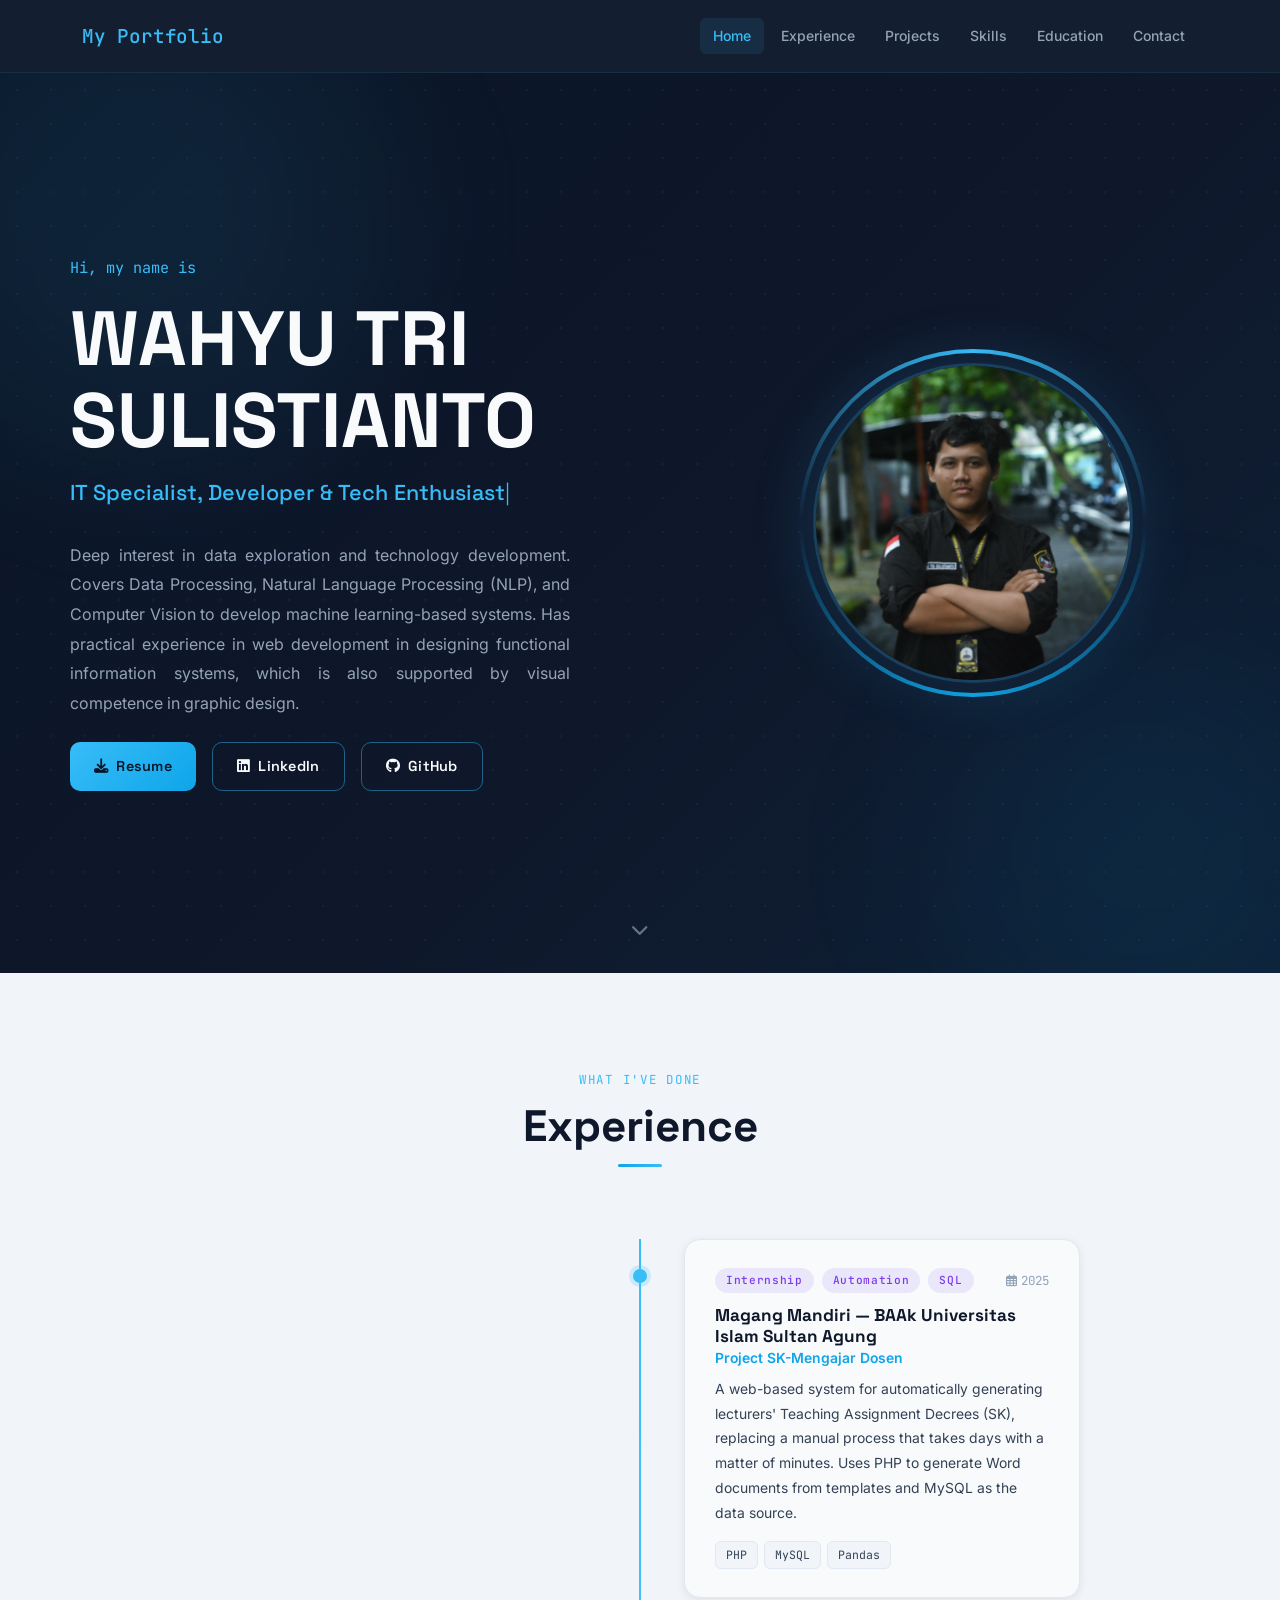
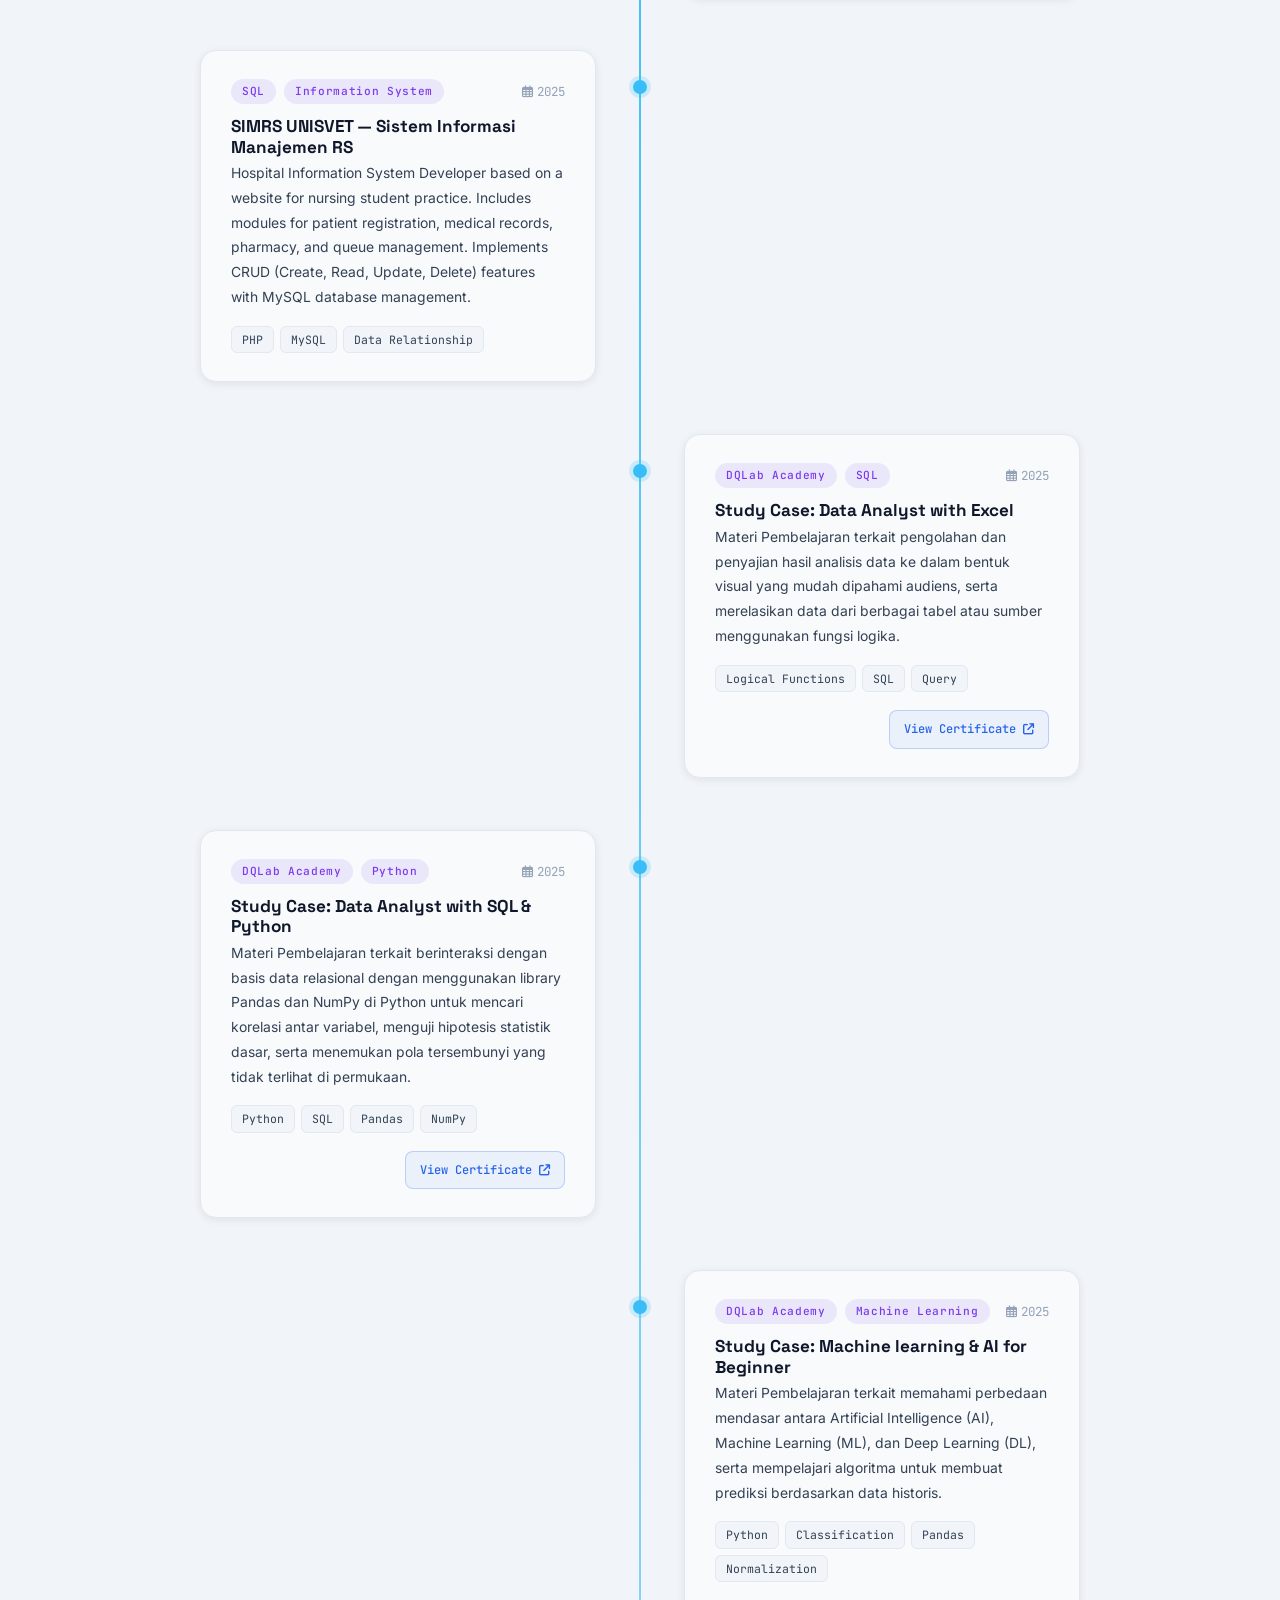
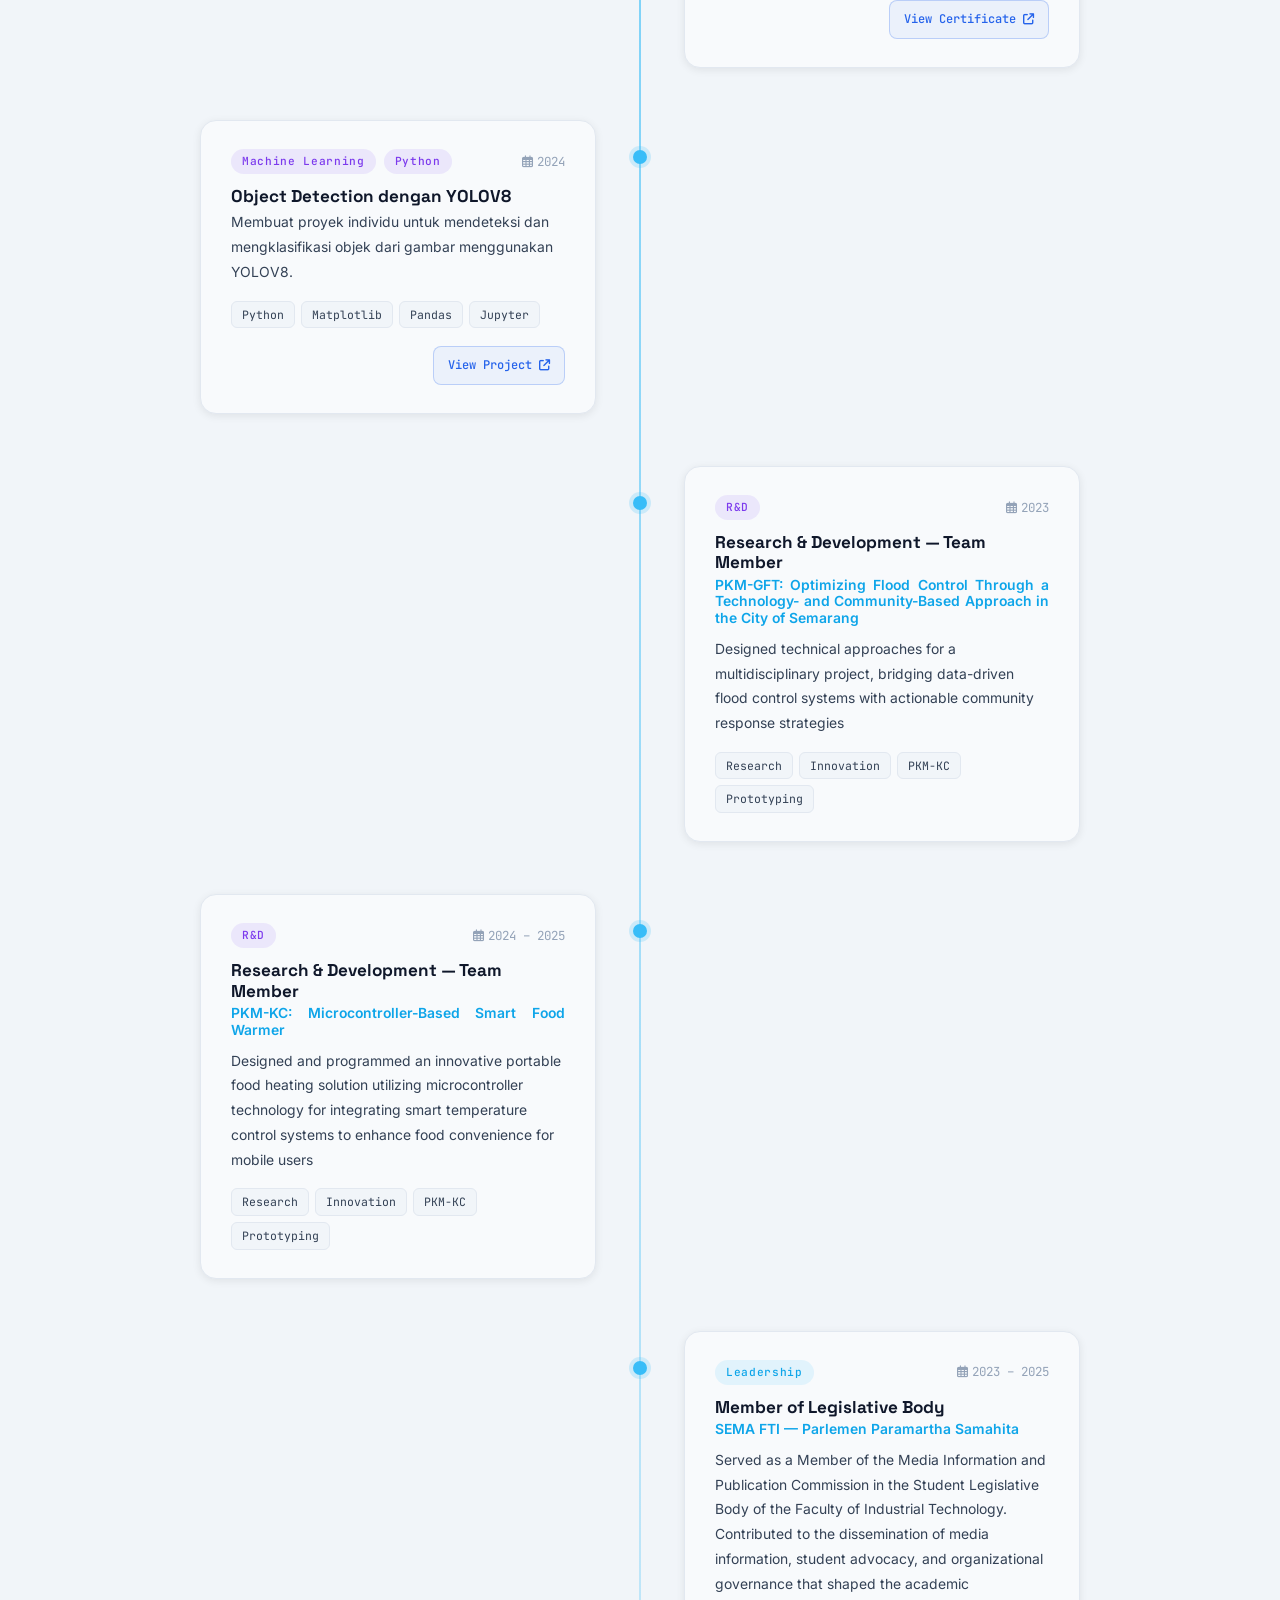
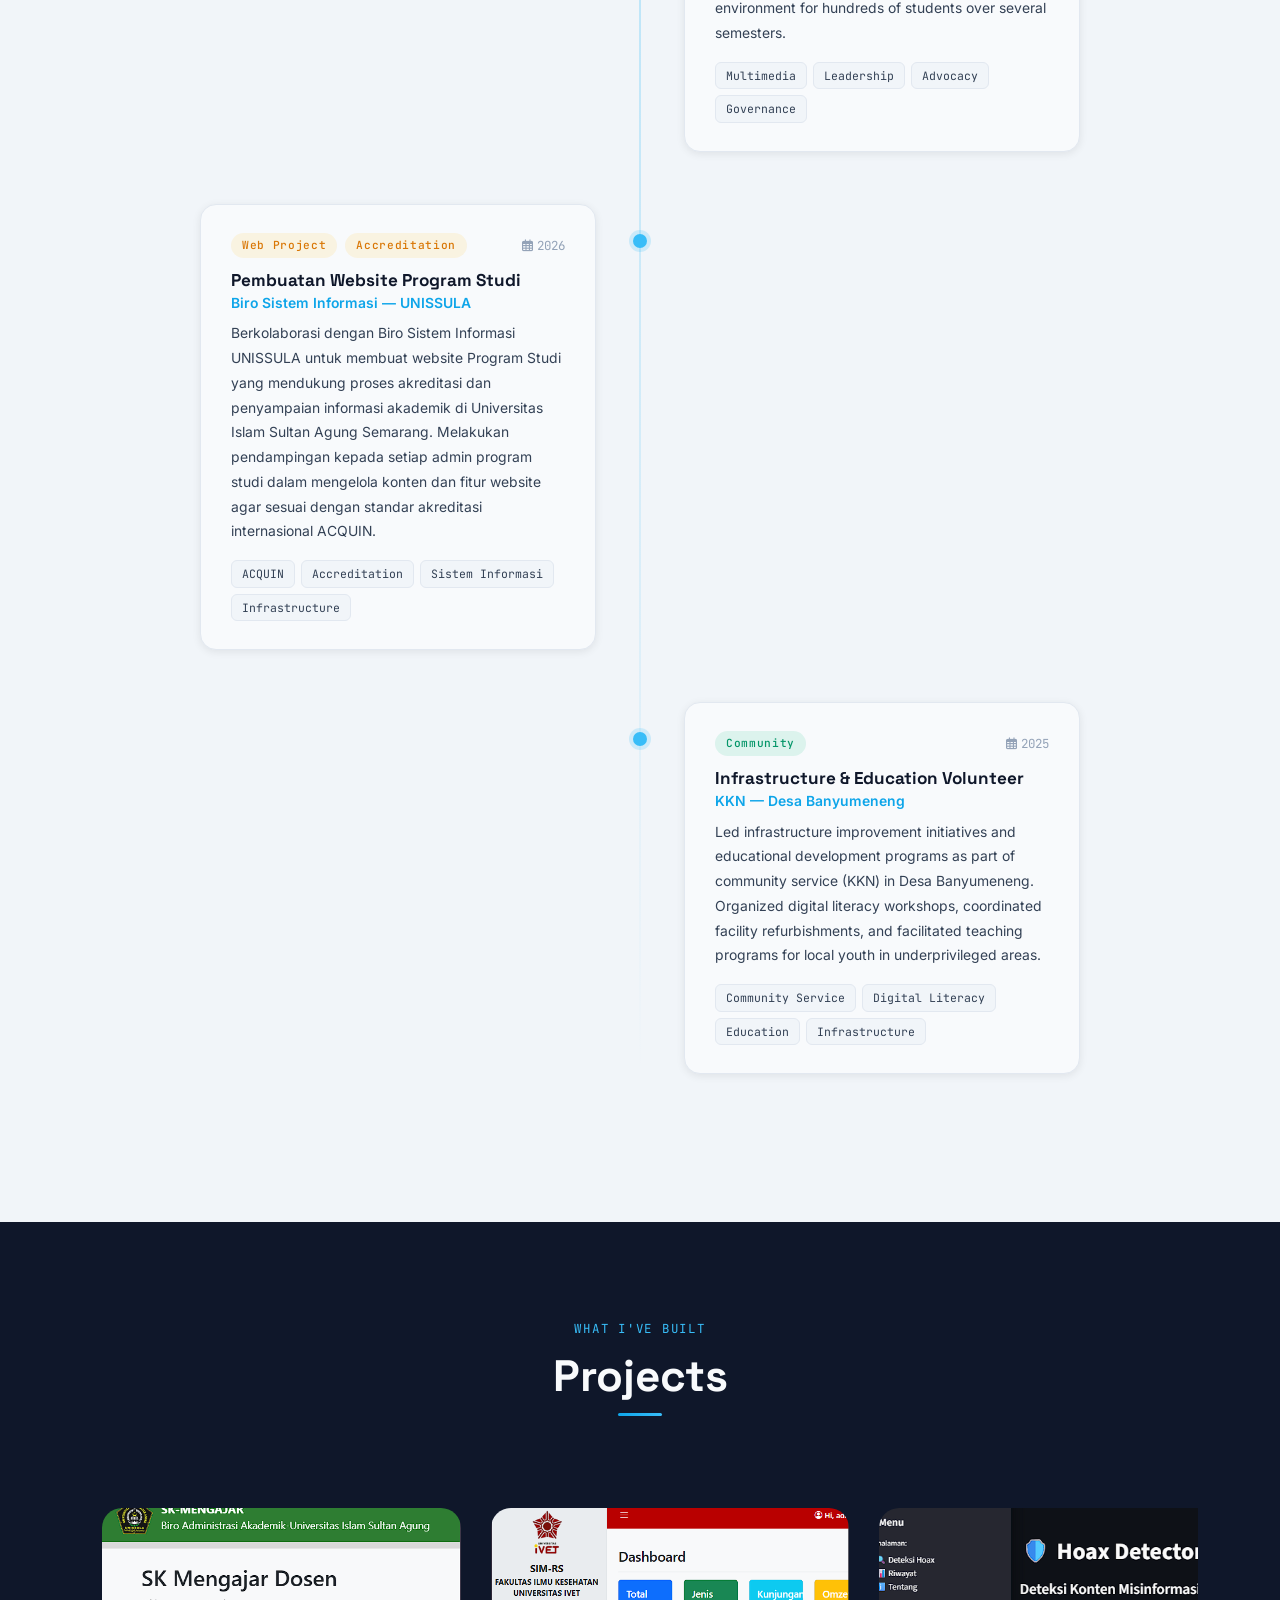
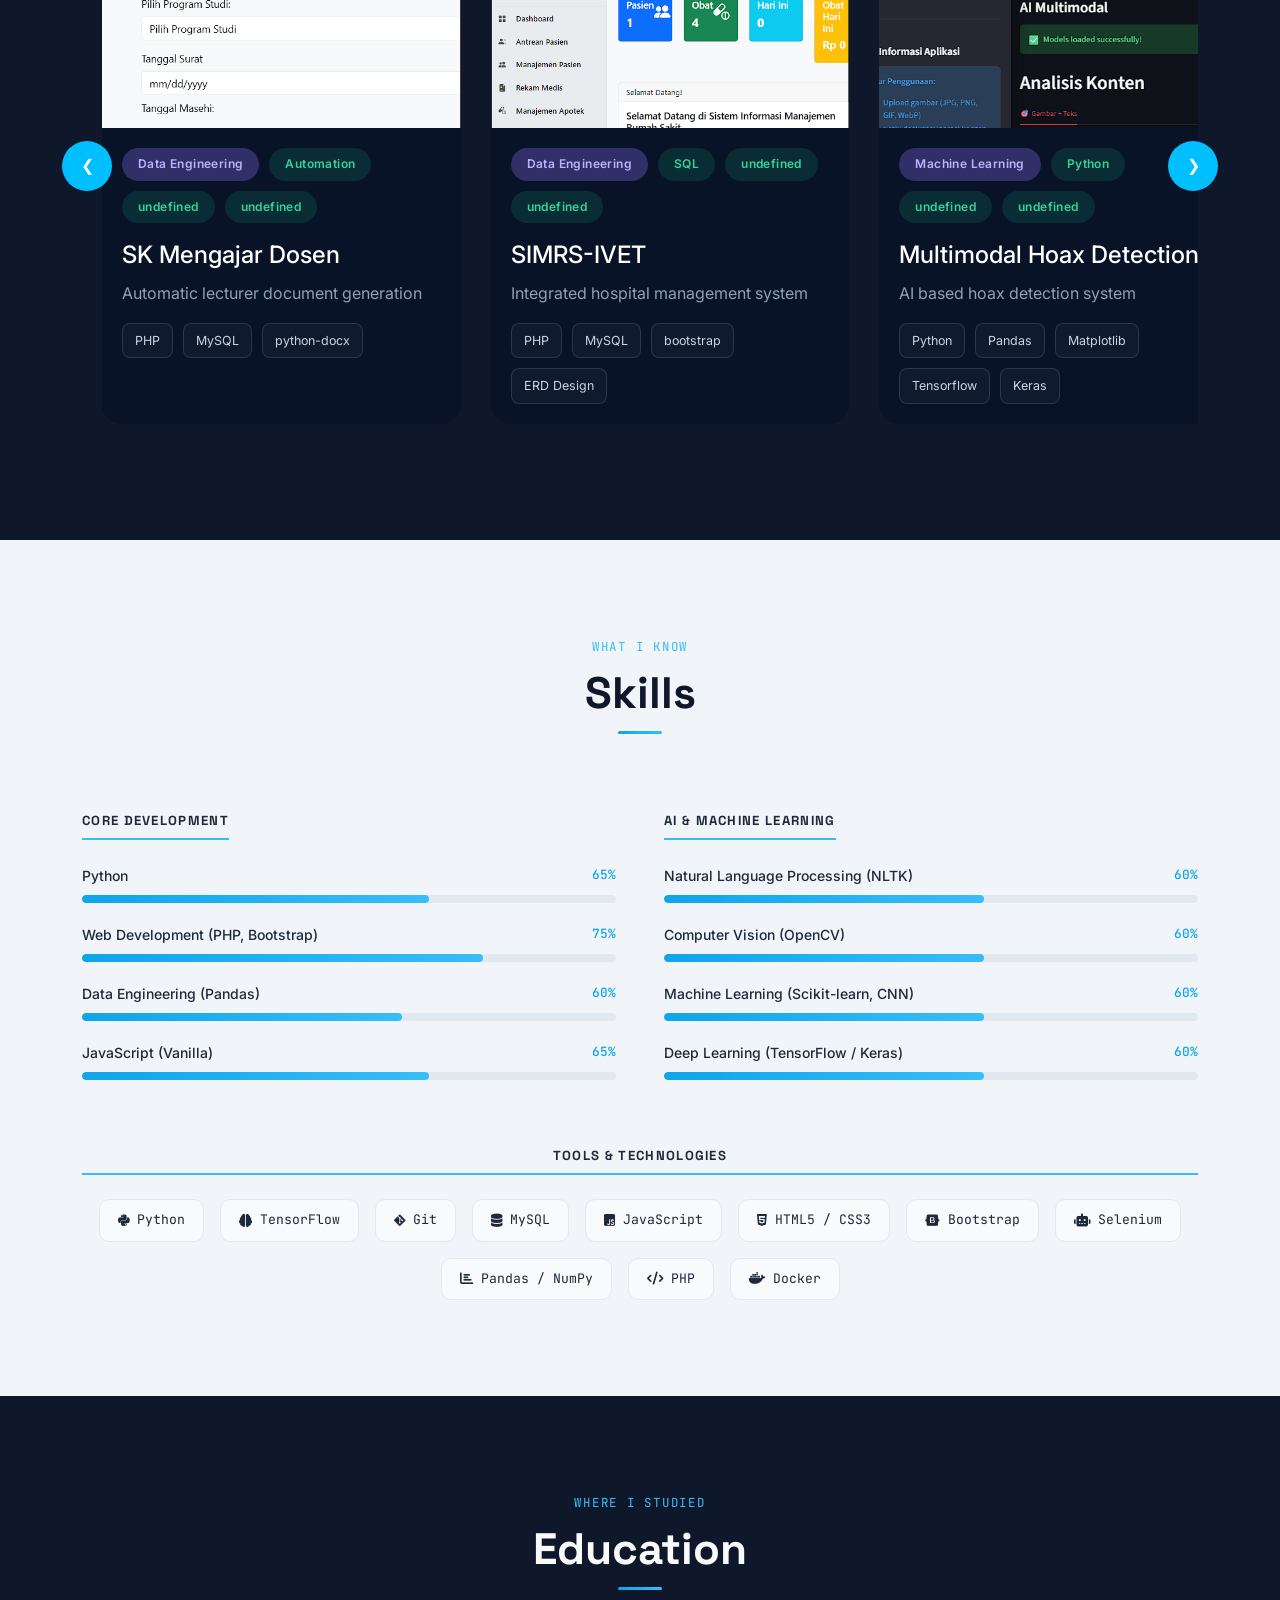
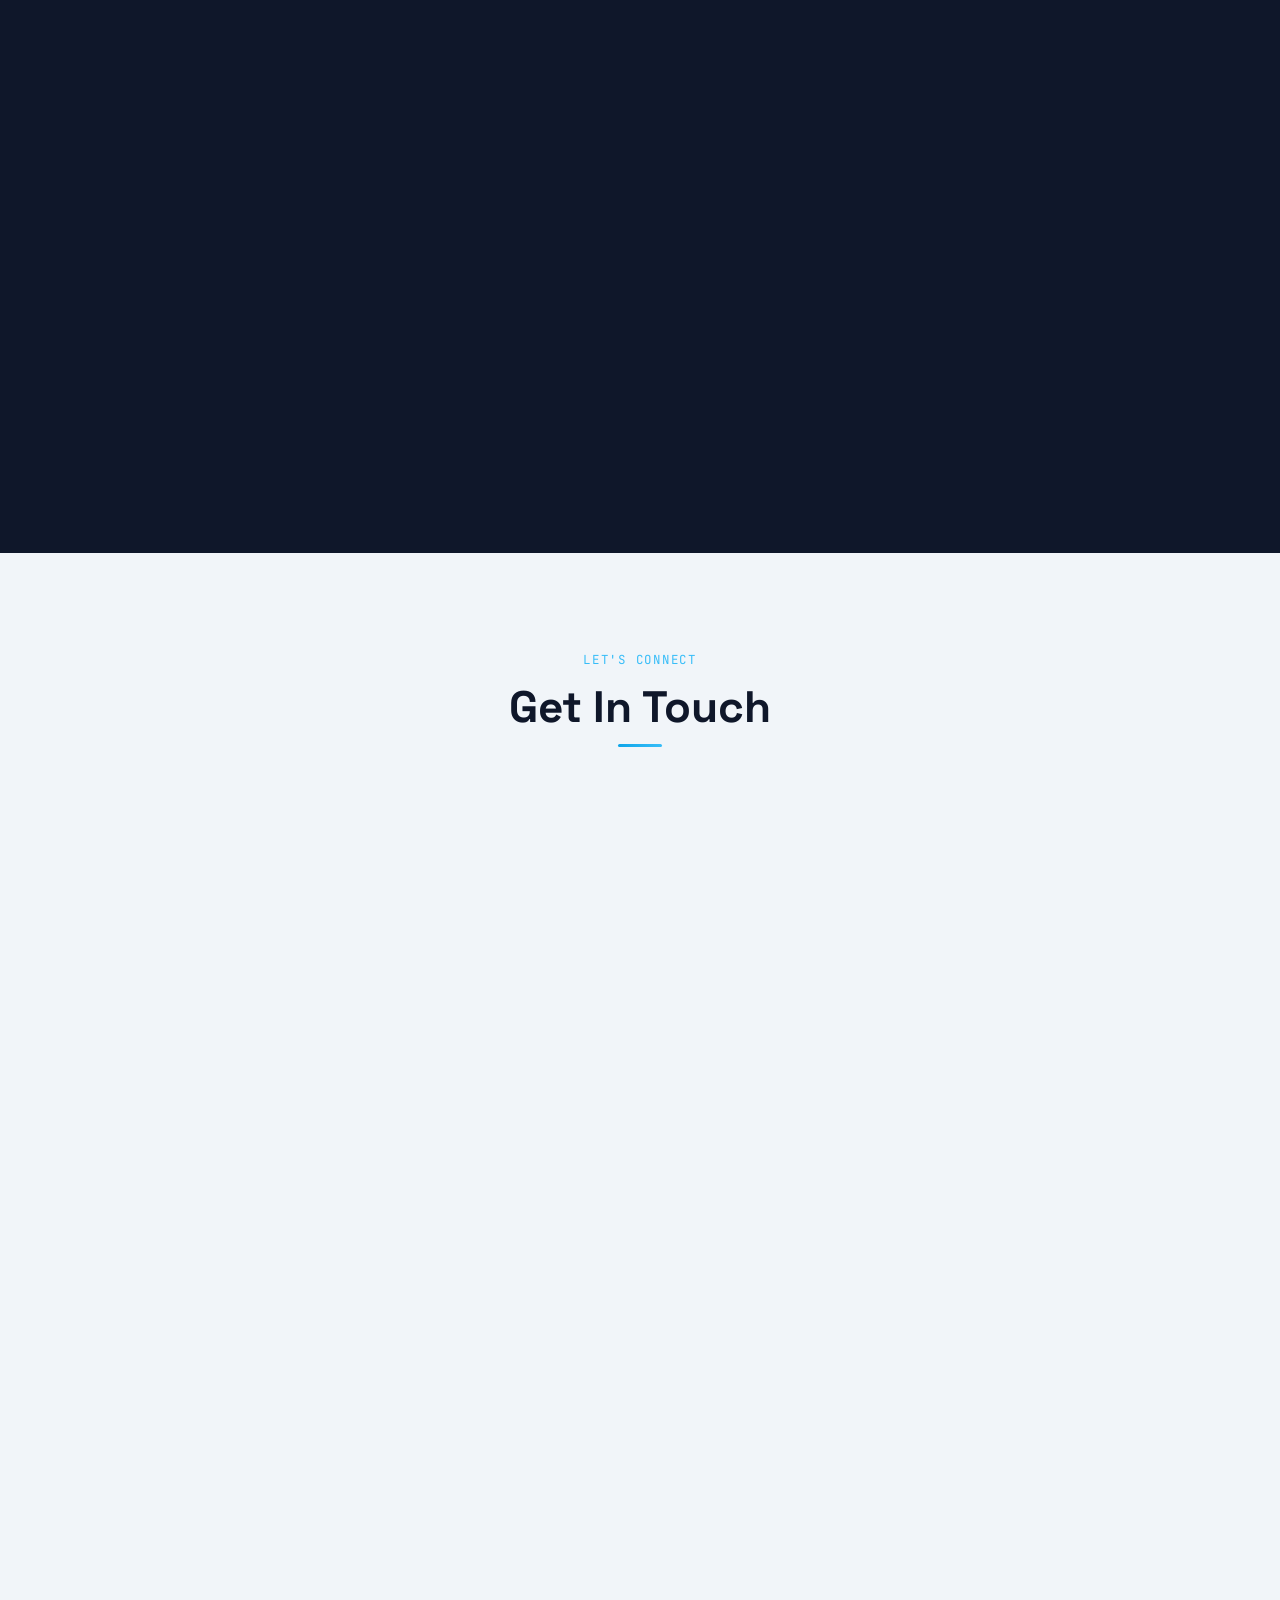
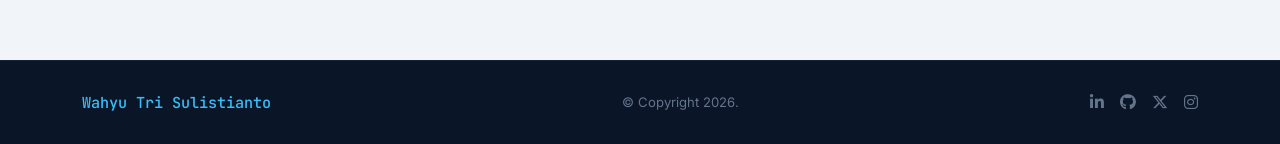
<file: index.html>
<!DOCTYPE html>
<html lang="en">
<head>
  <meta charset="UTF-8" />
  <meta name="viewport" content="width=device-width, initial-scale=1.0" />
  <meta name="description" content="Personal portfolio of [Your Name] — IT Specialist, Developer & Tech Enthusiast based in Semarang, Indonesia." />
  <title>Wahyu's Portofolio | IT Enthusiast &amp; Web Developer</title>
  <link rel="icon" type="image/x-icon" href="assets\Icons\logo.png">

  <!-- Bootstrap 5 CSS -->
  <link href="https://cdn.jsdelivr.net/npm/bootstrap@5.3.2/dist/css/bootstrap.min.css" rel="stylesheet" />
  <!-- Font Awesome 6 -->
  <link rel="stylesheet" href="https://cdnjs.cloudflare.com/ajax/libs/font-awesome/6.5.1/css/all.min.css" />
  <!-- Google Fonts: Space Grotesk + Inter + JetBrains Mono -->
  <link rel="preconnect" href="https://fonts.googleapis.com" />
  <link rel="preconnect" href="https://fonts.gstatic.com" crossorigin />
  <link href="https://fonts.googleapis.com/css2?family=Space+Grotesk:wght@300;400;500;600;700&family=Inter:wght@300;400;500;600&family=JetBrains+Mono:wght@400;500&display=swap" rel="stylesheet" />
  <!-- Custom CSS -->
  <link rel="stylesheet" href="css\style.css" />
</head>
<body>

<!-- ================================================================
     NAVIGATION — Sticky Top
================================================================ -->
<nav class="navbar navbar-expand-lg sticky-top" id="mainNav" aria-label="Main navigation">
  <div class="container">
    <a class="navbar-brand" href="#home" aria-label="Home">
      <span class="brand-text">My Portfolio</span>
    </a>
    <button class="navbar-toggler" type="button"
            data-bs-toggle="collapse" data-bs-target="#navbarNav"
            aria-controls="navbarNav" aria-expanded="false" aria-label="Toggle navigation">
      <span class="navbar-toggler-icon"></span>
    </button>
    <div class="collapse navbar-collapse" id="navbarNav">
      <ul class="navbar-nav ms-auto align-items-lg-center gap-1">
        <li class="nav-item"><a class="nav-link" href="#home">Home</a></li>
        <li class="nav-item"><a class="nav-link" href="#experience">Experience</a></li>
        <li class="nav-item"><a class="nav-link" href="#projects">Projects</a></li>
        <li class="nav-item"><a class="nav-link" href="#skills">Skills</a></li>
        <li class="nav-item"><a class="nav-link" href="#education">Education</a></li>
        <li class="nav-item"><a class="nav-link" href="#contact">Contact</a></li>
      </ul>
    </div>
  </div>
</nav>


<!-- ================================================================
     SECTION 1 — HERO
================================================================ -->
<section id="home" class="hero-section" aria-label="Introduction">
  <div class="hero-bg-dots" aria-hidden="true"></div>
  <div class="hero-glow-orb orb-1" aria-hidden="true"></div>
  <div class="hero-glow-orb orb-2" aria-hidden="true"></div>

  <div class="container position-relative">
    <div class="row align-items-center min-vh-100">

      <!-- Left: Text -->
      <div class="col-lg-7 hero-content">
        <p class="hero-eyebrow">Hi, my name is</p>
        <h1 class="hero-name">WAHYU TRI SULISTIANTO</h1>
        <div class="hero-title-wrapper" aria-live="polite">
          <span id="typewriter"></span><span class="cursor-blink" aria-hidden="true">|</span>
        </div>
        <p class="hero-bio">
          Deep interest in data exploration and technology development. Covers Data Processing, Natural Language Processing (NLP),
          and Computer Vision to develop machine learning-based systems. Has practical experience in web development in designing functional information systems,
          which is also supported by visual competence in graphic design.
        </p>
        <div class="hero-buttons d-flex flex-wrap gap-3 mt-4">
          <a href="#" class="btn-primary-custom" download aria-label="Download Resume">
            <i class="fas fa-download me-2" aria-hidden="true"></i>Resume
          </a>
          <a href="https://www.linkedin.com/in/wahyu-tri-sulistianto-86551424b" target="_blank" rel="noopener" class="btn-outline-custom" aria-label="LinkedIn">
            <i class="fab fa-linkedin me-2" aria-hidden="true"></i>LinkedIn
          </a>
          <a href="https://github.com/Shiro-3" target="_blank" rel="noopener" class="btn-outline-custom" aria-label="GitHub">
            <i class="fab fa-github me-2" aria-hidden="true"></i>GitHub
          </a>
        </div>
      </div>

      <!-- Right: Profile Photo -->
      <div class="col-lg-5 d-flex justify-content-center mt-5 mt-lg-0">
        <div class="profile-picture-wrapper" aria-hidden="true">
          <div class="profile-glow-ring"></div>
          <div class="profile-picture">
            <!-- Replace src with your actual photo: src="assets/profile.jpg" -->
            <img
              src="assets\Images\Profile.jpeg"
              alt="[Your Name] — Profile Photo"
              width="340" height="340"
            />
          </div>
        </div>
      </div>

    </div>
  </div>

  <a href="#experience" class="hero-scroll-indicator" aria-label="Scroll to Experience">
    <i class="fas fa-chevron-down" aria-hidden="true"></i>
  </a>
</section>


<!-- ================================================================
     SECTION 2 — EXPERIENCE
================================================================ -->
<section id="experience" class="section-padding section-light" aria-label="Experience">
  <div class="container">
    <div class="section-header text-center">
      <p class="section-eyebrow">What I've Done</p>
      <h2 class="section-title">Experience</h2>
    </div>

    <div class="timeline" role="list">

      <!-- Experience 1: Research & Development -->
      <div class="timeline-item timeline-item-right" role="listitem">
        <div class="timeline-dot" aria-hidden="true"></div>
        <div class="timeline-content">
          <article class="timeline-card reveal">
            <div class="timeline-header">
              <div class="timeline-badges">
                <span class="timeline-badge badge-research">Internship</span>
                <span class="timeline-badge badge-research">Automation</span>
                <span class="timeline-badge badge-research">SQL</span>
              </div>
              <span class="timeline-date">
                <i class="far fa-calendar-alt me-1" aria-hidden="true"></i>2025
              </span>
            </div>
            <h3 class="timeline-role">Magang Mandiri — BAAk Universitas Islam Sultan Agung </h3>
            <h4 class="timeline-org">Project SK-Mengajar Dosen</h4>
            <p class="timeline-desc">
              A web-based system for automatically generating lecturers' Teaching Assignment Decrees (SK),
              replacing a manual process that takes days with a matter of minutes.
              Uses PHP to generate Word documents from templates and MySQL as the data source.
            </p>
            <div class="timeline-tags" aria-label="Skills involved">
              <span class="tag">PHP</span>
              <span class="tag">MySQL</span>
              <span class="tag">Pandas</span>
            </div>
          </article>
        </div>
      </div>

      <!-- Experience 2: Research & Development -->
      <div class="timeline-item" role="listitem">
        <div class="timeline-dot" aria-hidden="true"></div>
        <div class="timeline-content">
          <article class="timeline-card reveal">
            <div class="timeline-header">
              <div class="timeline-badges">
                <span class="timeline-badge badge-research">SQL</span>
                <span class="timeline-badge badge-research">Information System</span>
              </div>
              <span class="timeline-date">
                <i class="far fa-calendar-alt me-1" aria-hidden="true"></i>2025
              </span>
            </div>
            <h3 class="timeline-role">SIMRS UNISVET — Sistem Informasi Manajemen RS</h3>
            <p class="timeline-desc">
              Hospital Information System Developer based on a website for nursing student practice.
              Includes modules for patient registration, medical records, pharmacy, and queue management.
              Implements CRUD (Create, Read, Update, Delete) features with MySQL database management.
            </p>
            <div class="timeline-tags" aria-label="Skills involved">
              <span class="tag">PHP</span>
              <span class="tag">MySQL</span>
              <span class="tag">Data Relationship</span>
            </div>
          </article>
        </div>
      </div>

      <!-- Experience 3: Research & Development -->
      <div class="timeline-item timeline-item-right" role="listitem">
        <div class="timeline-dot" aria-hidden="true"></div>
        <div class="timeline-content">
          <article class="timeline-card reveal">
            <div class="timeline-header">
              <div class="timeline-badges">
                <span class="timeline-badge badge-research">DQLab Academy</span>
                <span class="timeline-badge badge-research">SQL</span>
              </div>
              <span class="timeline-date">
                <i class="far fa-calendar-alt me-1" aria-hidden="true"></i>2025
              </span>
            </div>
            <h3 class="timeline-role">Study Case: Data Analyst with Excel</h3>
            <p class="timeline-desc">
              Materi Pembelajaran terkait pengolahan dan penyajian hasil analisis data ke dalam bentuk visual yang mudah dipahami audiens,
              serta merelasikan data dari berbagai tabel atau sumber menggunakan fungsi logika.
            </p>
            <div class="timeline-tags" aria-label="Skills involved">
              <span class="tag">Logical Functions</span>
              <span class="tag">SQL</span>
              <span class="tag">Query</span>
            </div>
            <div class="timeline-project-link">
              <a
                href="https://drive.google.com/file/d/1KuGzsEvz9Md9jNIlx_S8UJ9rZJdyXhKx/view?usp=drive_link"
                target="_blank"
                rel="noopener noreferrer"
                class="project-link"
                aria-label="View Project">
                
                <span>View Certificate</span>
                <i class="fas fa-arrow-up-right-from-square"></i>

              </a>
            </div>
          </article>
        </div>
      </div>

      <!-- Experience 4: Research & Development -->
      <div class="timeline-item" role="listitem">
        <div class="timeline-dot" aria-hidden="true"></div>
        <div class="timeline-content">
          <article class="timeline-card reveal">
            <div class="timeline-header">
              <div class="timeline-badges">
                <span class="timeline-badge badge-research">DQLab Academy</span>
                <span class="timeline-badge badge-research">Python</span>
              </div>
              <span class="timeline-date">
                <i class="far fa-calendar-alt me-1" aria-hidden="true"></i>2025
              </span>
            </div>
            <h3 class="timeline-role">Study Case: Data Analyst with SQL & Python</h3>
            <p class="timeline-desc">
              Materi Pembelajaran terkait berinteraksi dengan basis data relasional dengan menggunakan library Pandas dan NumPy di Python 
              untuk mencari korelasi antar variabel, menguji hipotesis statistik dasar, serta menemukan pola tersembunyi yang tidak terlihat 
              di permukaan.
            </p>
            <div class="timeline-tags" aria-label="Skills involved">
              <span class="tag">Python</span>
              <span class="tag">SQL</span>
              <span class="tag">Pandas</span>
              <span class="tag">NumPy</span>
            </div>
            <div class="timeline-project-link">
              <a
                href="https://drive.google.com/file/d/1PkQTJRQgW8v5qGoH4g6U6PnZyR87wHOf/view?usp=drive_link"
                target="_blank"
                rel="noopener noreferrer"
                class="project-link"
                aria-label="View Project SK-Mengajar Dosen">
                
                <span>View Certificate</span>
                <i class="fas fa-arrow-up-right-from-square"></i>

              </a>
            </div>
          </article>
        </div>
      </div>

      <!-- Experience 5: Research & Development -->
      <div class="timeline-item timeline-item-right" role="listitem">
        <div class="timeline-dot" aria-hidden="true"></div>
        <div class="timeline-content">
          <article class="timeline-card reveal">
            <div class="timeline-header">
              <div class="timeline-badges">
                <span class="timeline-badge badge-research">DQLab Academy</span>
                <span class="timeline-badge badge-research">Machine Learning</span>
              </div>
              <span class="timeline-date">
                <i class="far fa-calendar-alt me-1" aria-hidden="true"></i>2025
              </span>
            </div>
            <h3 class="timeline-role">Study Case: Machine learning & AI for Beginner</h3>
            <p class="timeline-desc">
              Materi Pembelajaran terkait memahami perbedaan mendasar antara Artificial Intelligence (AI), 
              Machine Learning (ML), dan Deep Learning (DL), serta mempelajari algoritma untuk membuat prediksi berdasarkan data historis.
            </p>
            <div class="timeline-tags" aria-label="Skills involved">
              <span class="tag">Python</span>
              <span class="tag">Classification</span>
              <span class="tag">Pandas</span>
              <span class="tag">Normalization</span>
            </div>
            <div class="timeline-project-link">
              <a
                href="https://drive.google.com/file/d/1ZZhe_d8MzkyKfDvFpBLu1_CowLKELIK6/view?usp=drive_link"
                target="_blank"
                rel="noopener noreferrer"
                class="project-link"
                aria-label="View Project SK-Mengajar Dosen">
                
                <span>View Certificate</span>
                <i class="fas fa-arrow-up-right-from-square"></i>

              </a>
            </div>
          </article>
        </div>
      </div>

      <!-- Experience 5: Research & Development -->
      <div class="timeline-item" role="listitem">
        <div class="timeline-dot" aria-hidden="true"></div>
        <div class="timeline-content">
          <article class="timeline-card reveal">
            <div class="timeline-header">
              <div class="timeline-badges">
                <span class="timeline-badge badge-research">Machine Learning</span>
                <span class="timeline-badge badge-research">Python</span>
              </div>
              <span class="timeline-date">
                <i class="far fa-calendar-alt me-1" aria-hidden="true"></i>2024
              </span>
            </div>
            <h3 class="timeline-role">Object Detection dengan YOLOV8</h3>
            <p class="timeline-desc">Membuat proyek individu untuk mendeteksi dan mengklasifikasi objek dari gambar menggunakan YOLOV8.
            </p>
            <div class="timeline-tags" aria-label="Skills involved">
              <span class="tag">Python</span>
              <span class="tag">Matplotlib</span>
              <span class="tag">Pandas</span>
              <span class="tag">Jupyter</span>
            </div>
            <div class="timeline-project-link">
              <a
                href="https://drive.google.com/drive/folders/1sSTDbwfGJScuKx5DpPODFtKgDqO1mFIp?usp=drive_link"
                target="_blank"
                rel="noopener noreferrer"
                class="project-link"
                aria-label="View Project SK-Mengajar Dosen">
                
                <span>View Project</span>
                <i class="fas fa-arrow-up-right-from-square"></i>

              </a>
            </div>
          </article>
        </div>
      </div>

      <!-- Experience 6: Research & Development -->
      <div class="timeline-item timeline-item-right" role="listitem">
        <div class="timeline-dot" aria-hidden="true"></div>
        <div class="timeline-content">
          <article class="timeline-card reveal">
            <div class="timeline-header">
              <span class="timeline-badge badge-research">R&amp;D</span>
              <span class="timeline-date">
                <i class="far fa-calendar-alt me-1" aria-hidden="true"></i>2023
              </span>
            </div>
            <h3 class="timeline-role">Research &amp; Development — Team Member</h3>
            <h4 class="timeline-org">PKM-GFT: Optimizing Flood Control Through a Technology- and Community-Based Approach in the City of Semarang</h4>
            <p class="timeline-desc">
              Designed technical approaches for a multidisciplinary project, bridging data-driven flood control systems with actionable community response strategies
            </p>
            <div class="timeline-tags" aria-label="Skills involved">
              <span class="tag">Research</span>
              <span class="tag">Innovation</span>
              <span class="tag">PKM-KC</span>
              <span class="tag">Prototyping</span>
            </div>
          </article>
        </div>
      </div>

      <!-- Experience 7: Community Service -->
      <div class="timeline-item" role="listitem">
        <div class="timeline-dot" aria-hidden="true"></div>
        <div class="timeline-content">
          <article class="timeline-card reveal">
            <div class="timeline-header">
              <span class="timeline-badge badge-research">R&amp;D</span>
              <span class="timeline-date">
                <i class="far fa-calendar-alt me-1" aria-hidden="true"></i>2024 – 2025
              </span>
            </div>
            <h3 class="timeline-role">Research &amp; Development — Team Member</h3>
            <h4 class="timeline-org">PKM-KC: Microcontroller-Based Smart Food Warmer</h4>
            <p class="timeline-desc">
              Designed and programmed an innovative portable food heating solution utilizing
              microcontroller technology for integrating smart temperature control systems to enhance food convenience for mobile users
            </p>
            <div class="timeline-tags" aria-label="Skills involved">
              <span class="tag">Research</span>
              <span class="tag">Innovation</span>
              <span class="tag">PKM-KC</span>
              <span class="tag">Prototyping</span>
            </div>
          </article>
        </div>
      </div>
      
      <!-- Experience 8: Leadership -->
      <div class="timeline-item timeline-item-right" role="listitem">
        <div class="timeline-dot" aria-hidden="true"></div>
        <div class="timeline-content">
          <article class="timeline-card reveal">
            <div class="timeline-header">
              <span class="timeline-badge badge-leadership">Leadership</span>
              <span class="timeline-date">
                <i class="far fa-calendar-alt me-1" aria-hidden="true"></i>2023 – 2025
              </span>
            </div>
            <h3 class="timeline-role">Member of Legislative Body</h3>
            <h4 class="timeline-org">SEMA FTI — Parlemen Paramartha Samahita</h4>
            <p class="timeline-desc">
              Served as a Member of the Media Information and Publication Commission in the Student Legislative Body of the Faculty of Industrial Technology.
              Contributed to the dissemination of media information, student advocacy,
              and organizational governance that shaped the academic environment for hundreds of students over several semesters.
            </p>
            <div class="timeline-tags" aria-label="Skills involved">
              <span class="tag">Multimedia</span>
              <span class="tag">Leadership</span>
              <span class="tag">Advocacy</span>
              <span class="tag">Governance</span>
            </div>
          </article>
        </div>
      </div>

      <!-- Experience 9: Project -->
      <div class="timeline-item" role="listitem">
        <div class="timeline-dot" aria-hidden="true"></div>
        <div class="timeline-content">
          <article class="timeline-card reveal">
            <div class="timeline-header">
              <div class="timeline-badges">
                <span class="timeline-badge badge-accreditation">Web Project</span>
                <span class="timeline-badge badge-accreditation">Accreditation</span>
              </div>
              <span class="timeline-date">
                <i class="far fa-calendar-alt me-1" aria-hidden="true"></i>2026
              </span>
            </div>
            <h3 class="timeline-role">Pembuatan Website Program Studi</h3>
            <h4 class="timeline-org">Biro Sistem Informasi — UNISSULA</h4>
            <p class="timeline-desc">
              Berkolaborasi dengan Biro Sistem Informasi UNISSULA untuk membuat website Program Studi
              yang mendukung proses akreditasi dan penyampaian informasi akademik di Universitas Islam Sultan Agung Semarang.
              Melakukan pendampingan kepada setiap admin program studi dalam mengelola konten dan fitur website agar sesuai dengan standar akreditasi internasional ACQUIN.
            </p>
            <div class="timeline-tags" aria-label="Skills involved">
              <span class="tag">ACQUIN</span>
              <span class="tag">Accreditation</span>
              <span class="tag">Sistem Informasi</span>
              <span class="tag">Infrastructure</span>
            </div>
          </article>
        </div>
      </div>
      
      <!-- Experience 10: Community Service -->
      <div class="timeline-item timeline-item-right" role="listitem">
        <div class="timeline-dot" aria-hidden="true"></div>
        <div class="timeline-content">
          <article class="timeline-card reveal">
            <div class="timeline-header">
              <span class="timeline-badge badge-community">Community</span>
              <span class="timeline-date">
                <i class="far fa-calendar-alt me-1" aria-hidden="true"></i>2025
              </span>
            </div>
            <h3 class="timeline-role">Infrastructure &amp; Education Volunteer</h3>
            <h4 class="timeline-org">KKN — Desa Banyumeneng</h4>
            <p class="timeline-desc">
              Led infrastructure improvement initiatives and educational development programs as part of community service (KKN) in Desa Banyumeneng. Organized digital literacy workshops, coordinated facility refurbishments, and facilitated teaching programs for local youth in underprivileged areas.
            </p>
            <div class="timeline-tags" aria-label="Skills involved">
              <span class="tag">Community Service</span>
              <span class="tag">Digital Literacy</span>
              <span class="tag">Education</span>
              <span class="tag">Infrastructure</span>
            </div>
          </article>
        </div>
      </div>

    </div><!-- /.timeline -->
  </div>
</section>


<!-- ================================================================
SECTION 3 — PROJECTS
================================================================ -->

<section id="projects" class="section-padding section-dark">
  <div class="container">
    <div class="section-header text-center">
      <p class="section-eyebrow">What I've Built</p>
      <h2 class="section-title section-title-light">Projects</h2>
    </div>

    <!-- PROJECT CARD OTOMATIS -->

    <div class="project-wrapper">
      <button class="scroll-btn left" onclick="scrollProjects(-1)">❮</button>
      <div
      id="projectContainer" class="project-scroll">
      </div>
        <button class="scroll-btn right" onclick="scrollProjects(1)">❯</button>
    </div>
  </div>
</section>


<!-- ================================================================
     SECTION 4 — SKILLS
================================================================ -->
<section id="skills" class="section-padding section-light" aria-label="Skills">
  <div class="container">
    <div class="section-header text-center">
      <p class="section-eyebrow">What I Know</p>
      <h2 class="section-title">Skills</h2>
    </div>

    <!-- Progress Bars -->
    <div class="row g-5 mb-5">

      <!-- Core Development -->
      <div class="col-lg-6 reveal">
        <h3 class="skills-category-title">Core Development</h3>

        <div class="skill-item">
          <div class="skill-label">
            <span>Python</span>
            <span class="skill-percent">65%</span>
          </div>
          <div class="skill-bar" role="progressbar" aria-valuenow="65" aria-valuemin="0" aria-valuemax="100">
            <div class="skill-fill" data-width="65"></div>
          </div>
        </div>

        <div class="skill-item">
          <div class="skill-label">
            <span>Web Development (PHP, Bootstrap)</span>
            <span class="skill-percent">75%</span>
          </div>
          <div class="skill-bar" role="progressbar" aria-valuenow="75" aria-valuemin="0" aria-valuemax="100">
            <div class="skill-fill" data-width="75"></div>
          </div>
        </div>

        <div class="skill-item">
          <div class="skill-label">
            <span>Data Engineering (Pandas)</span>
            <span class="skill-percent">60%</span>
          </div>
          <div class="skill-bar" role="progressbar" aria-valuenow="60" aria-valuemin="0" aria-valuemax="100">
            <div class="skill-fill" data-width="60"></div>
          </div>
        </div>

        <div class="skill-item">
          <div class="skill-label">
            <span>JavaScript (Vanilla)</span>
            <span class="skill-percent">65%</span>
          </div>
          <div class="skill-bar" role="progressbar" aria-valuenow="65" aria-valuemin="0" aria-valuemax="100">
            <div class="skill-fill" data-width="65"></div>
          </div>
        </div>
      </div>

      <!-- AI / ML -->
      <div class="col-lg-6 reveal">
        <h3 class="skills-category-title">AI &amp; Machine Learning</h3>

        <div class="skill-item">
          <div class="skill-label">
            <span>Natural Language Processing (NLTK)</span>
            <span class="skill-percent">60%</span>
          </div>
          <div class="skill-bar" role="progressbar" aria-valuenow="60" aria-valuemin="0" aria-valuemax="100">
            <div class="skill-fill" data-width="60"></div>
          </div>
        </div>

        <div class="skill-item">
          <div class="skill-label">
            <span>Computer Vision (OpenCV)</span>
            <span class="skill-percent">60%</span>
          </div>
          <div class="skill-bar" role="progressbar" aria-valuenow="60" aria-valuemin="0" aria-valuemax="100">
            <div class="skill-fill" data-width="60"></div>
          </div>
        </div>

        <div class="skill-item">
          <div class="skill-label">
            <span>Machine Learning (Scikit-learn, CNN)</span>
            <span class="skill-percent">60%</span>
          </div>
          <div class="skill-bar" role="progressbar" aria-valuenow="60" aria-valuemin="0" aria-valuemax="100">
            <div class="skill-fill" data-width="60"></div>
          </div>
        </div>

        <div class="skill-item">
          <div class="skill-label">
            <span>Deep Learning (TensorFlow / Keras)</span>
            <span class="skill-percent">60%</span>
          </div>
          <div class="skill-bar" role="progressbar" aria-valuenow="60" aria-valuemin="0" aria-valuemax="100">
            <div class="skill-fill" data-width="60"></div>
          </div>
        </div>
      </div>

    </div><!-- /.row progress bars -->

    <!-- Tool Badges -->
    <div class="skills-badges-section reveal">
      <h3 class="skills-category-title text-center d-block w-100">Tools &amp; Technologies</h3>
      <div class="d-flex flex-wrap justify-content-center gap-3 mt-4">
        <span class="skill-badge"><i class="fab fa-python me-2" aria-hidden="true"></i>Python</span>
        <span class="skill-badge"><i class="fas fa-brain me-2" aria-hidden="true"></i>TensorFlow</span>
        <span class="skill-badge"><i class="fab fa-git-alt me-2" aria-hidden="true"></i>Git</span>
        <span class="skill-badge"><i class="fas fa-database me-2" aria-hidden="true"></i>MySQL</span>
        <span class="skill-badge"><i class="fab fa-js-square me-2" aria-hidden="true"></i>JavaScript</span>
        <span class="skill-badge"><i class="fab fa-html5 me-2" aria-hidden="true"></i>HTML5 / CSS3</span>
        <span class="skill-badge"><i class="fab fa-bootstrap me-2" aria-hidden="true"></i>Bootstrap</span>
        <span class="skill-badge"><i class="fas fa-robot me-2" aria-hidden="true"></i>Selenium</span>
        <span class="skill-badge"><i class="fas fa-chart-bar me-2" aria-hidden="true"></i>Pandas / NumPy</span>
        <span class="skill-badge"><i class="fas fa-code me-2" aria-hidden="true"></i>PHP</span>
        <span class="skill-badge"><i class="fab fa-docker me-2" aria-hidden="true"></i>Docker</span>
      </div>
    </div>

  </div>
</section>


<!-- ================================================================
     SECTION 5 — EDUCATION
================================================================ -->
<section id="education" class="section-padding section-dark" aria-label="Education">
  <div class="container">
    <div class="section-header text-center">
      <p class="section-eyebrow">Where I Studied</p>
      <h2 class="section-title section-title-light">Education</h2>
    </div>

    <div class="row justify-content-center">
      <div class="col-lg-9 col-xl-8">
        <div class="education-card reveal">

          <div class="edu-icon-wrapper" aria-hidden="true">
            <i class="fas fa-graduation-cap"></i>
          </div>

          <div class="edu-content">
            <span class="edu-degree-badge">S1 — Bachelor's Degree</span>
            <h3 class="edu-institution">Universitas Islam Sultan Agung</h3>
            <p class="edu-abbrev">(UNISSULA)</p>
            <h4 class="edu-faculty">Faculty of Industrial Technology</h4>
            <p class="edu-program">Informatics Engineering</p>
            <div class="edu-meta d-flex flex-wrap gap-4 mt-3">
              <span>
                <i class="fas fa-map-marker-alt me-2 text-accent" aria-hidden="true"></i>Semarang, Central Java, Indonesia
              </span>
              <span>
                <i class="far fa-calendar-alt me-2 text-accent" aria-hidden="true"></i>2022 – 2026
              </span>
            </div>
            <div class="edu-highlights mt-4">
              <span class="edu-highlight-tag">
                <i class="fas fa-trophy me-1" aria-hidden="true"></i>PKM-GFT Participant
              </span>
              <span class="edu-highlight-tag">
                <i class="fas fa-trophy me-1" aria-hidden="true"></i>PKM-KC Participant
              </span>
              <span class="edu-highlight-tag">
                <i class="fas fa-users me-1" aria-hidden="true"></i>Student Legislative Body
              </span>
              <span class="edu-highlight-tag">
                <i class="fas fa-hands-helping me-1" aria-hidden="true"></i>KKN Community Service
              </span>
            </div>
          </div>

        </div>
      </div>
    </div>
  </div>
</section>


<!-- ================================================================
     SECTION 6 — CONTACT
================================================================ -->
<section id="contact" class="section-padding section-light" aria-label="Contact">
  <div class="container">
    <div class="section-header text-center">
      <p class="section-eyebrow">Let's Connect</p>
      <h2 class="section-title">Get In Touch</h2>
    </div>

    <div class="row g-5 align-items-start">

      <!-- Contact Info -->
      <div class="col-lg-5">
        <div class="contact-info reveal">
          <p class="contact-intro">
            I'm open to new opportunities, research collaborations, freelance projects, or simply a friendly conversation about technology. Drop me a message — I'll reply within 24 hours.
          </p>

          <div class="contact-item">
            <div class="contact-icon" aria-hidden="true"><i class="fas fa-envelope"></i></div>
            <div>
              <p class="contact-label">Email</p>
              <a href="mailto:yourname@email.com" class="contact-value">sulistianto.wahyutri@gmail.com</a>
            </div>
          </div>

          <div class="contact-item">
            <div class="contact-icon" aria-hidden="true"><i class="fas fa-map-marker-alt"></i></div>
            <div>
              <p class="contact-label">Location</p>
              <span class="contact-value">Cilacap, Central Java, Indonesia</span>
            </div>
          </div>

          <div class="contact-item">
            <div class="contact-icon" aria-hidden="true"><i class="fas fa-clock"></i></div>
            <div>
              <p class="contact-label">Availability</p>
              <span class="contact-value">Open to Opportunities</span>
            </div>
          </div>

          <div class="contact-social mt-4" aria-label="Social media">
            <a href="https://www.linkedin.com/in/wahyu-tri-sulistianto-86551424b" target="_blank" rel="noopener" class="social-btn" aria-label="LinkedIn">
              <i class="fab fa-linkedin-in" aria-hidden="true"></i>
            </a>
            <a href="https://github.com/Shiro-3" target="_blank" rel="noopener" class="social-btn" aria-label="GitHub">
              <i class="fab fa-github" aria-hidden="true"></i>
            </a>
            <a href="https://twitter.com" target="_blank" rel="noopener" class="social-btn" aria-label="Twitter / X">
              <i class="fab fa-x-twitter" aria-hidden="true"></i>
            </a>
            <a href="https://instagram.com/wats_001" target="_blank" rel="noopener" class="social-btn" aria-label="Instagram">
              <i class="fab fa-instagram" aria-hidden="true"></i>
            </a>
          </div>
        </div>
      </div>

      <!-- Contact Form -->
      <div class="col-lg-7">
        <div class="contact-form-card reveal">
          <div id="form-feedback" aria-live="polite" style="display:none;"></div>

          <div class="mb-4">
            <label for="contactName" class="form-label-custom">Full Name</label>
            <input type="text" class="form-control-custom" id="contactName"
                   placeholder="e.g. Budi Santoso" autocomplete="name" />
            <div class="invalid-feedback-custom" id="nameError" role="alert"></div>
          </div>

          <div class="mb-4">
            <label for="contactEmail" class="form-label-custom">Email Address</label>
            <input type="email" class="form-control-custom" id="contactEmail"
                   placeholder="e.g. budi@example.com" autocomplete="email" />
            <div class="invalid-feedback-custom" id="emailError" role="alert"></div>
          </div>

          <div class="mb-4">
            <label for="contactSubject" class="form-label-custom">Subject</label>
            <input type="text" class="form-control-custom" id="contactSubject"
                   placeholder="e.g. Collaboration Opportunity" />
            <div class="invalid-feedback-custom" id="subjectError" role="alert"></div>
          </div>

          <div class="mb-4">
            <label for="contactMessage" class="form-label-custom">Message</label>
            <textarea class="form-control-custom" id="contactMessage" rows="5"
                      placeholder="Tell me about your project, idea, or just say hi..."></textarea>
            <div class="invalid-feedback-custom" id="messageError" role="alert"></div>
          </div>

          <button type="button" class="btn-primary-custom btn-full-width" id="sendMessageBtn">
            <i class="fas fa-paper-plane me-2" aria-hidden="true"></i>Send Message
          </button>
        </div>
      </div>

    </div><!-- /.row -->
  </div>
</section>


<!-- ================================================================
     FOOTER
================================================================ -->
<footer class="site-footer" role="contentinfo">
  <div class="container">
    <div class="footer-inner d-flex flex-column flex-md-row justify-content-between align-items-center gap-3">

      <div class="footer-brand">Wahyu Tri Sulistianto</div>

      <p class="footer-copy mb-0">
        &copy; Copyright 2026.
        <span class="text-accent" aria-label="love"></span>
      </p>

      <div class="footer-socials d-flex gap-3">
        <a href="https://www.linkedin.com/in/wahyu-tri-sulistianto-86551424b" target="_blank" rel="noopener" class="footer-social" aria-label="LinkedIn">
          <i class="fab fa-linkedin-in" aria-hidden="true"></i>
        </a>
        <a href="https://github.com/Shiro-3" target="_blank" rel="noopener" class="footer-social" aria-label="GitHub">
          <i class="fab fa-github" aria-hidden="true"></i>
        </a>
        <a href="https://twitter.com" target="_blank" rel="noopener" class="footer-social" aria-label="Twitter / X">
          <i class="fab fa-x-twitter" aria-hidden="true"></i>
        </a>
        <a href="https://www.instagram.com/wats_001/" target="_blank" rel="noopener" class="footer-social" aria-label="Instagram">
          <i class="fab fa-instagram" aria-hidden="true"></i>
        </a>
      </div>

    </div>
  </div>
</footer>


<!-- Bootstrap 5 Bundle JS -->
<script src="https://cdn.jsdelivr.net/npm/bootstrap@5.3.2/dist/js/bootstrap.bundle.min.js"></script>
<!-- Custom JS -->
<script src="js\scripts.js"></script>
</body>
</html>
</file>
